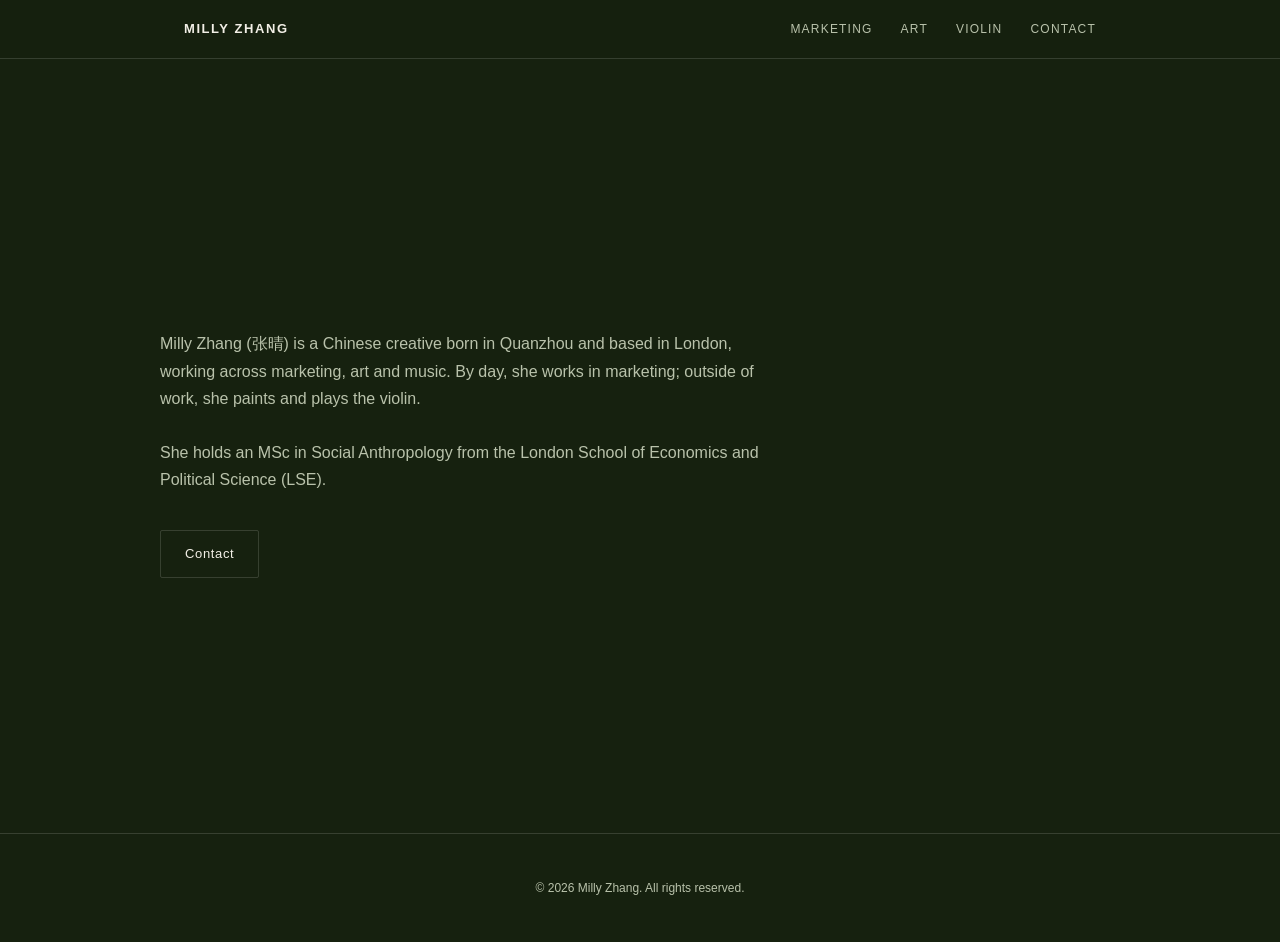
<file: index.html>
<!DOCTYPE html>
<html lang="zh">
<head>
<meta charset="UTF-8">
<meta name="viewport" content="width=device-width, initial-scale=1.0">
<title>Milly Zhang | 张晴</title>
<link rel="stylesheet" href="styles.css">
</head>
<body>

<header class="site-header">
  <div class="header-inner">
    <a href="index.html" class="logo">MILLY ZHANG</a>
    <button class="nav-toggle" id="navToggle" aria-label="打开菜单">
      <span></span><span></span><span></span>
    </button>
    <nav class="main-nav" id="mainNav">
      <a href="work.html">MARKETING</a>
      <a href="illustration.html">ART</a>
      <a href="violin.html">VIOLIN</a>
      <a href="contact.html">CONTACT</a>
    </nav>
  </div>
</header>

<main>

  <!-- HERO -->
  <section id="home" class="hero">
    <div class="hero-inner">
      <p class="hero-bio">
        Milly Zhang (张晴) is a Chinese creative born in Quanzhou and based in London, working across marketing, art and music. By day, she
        works in marketing; outside of work, she paints and plays the violin.<br><br>
        She holds an MSc in Social Anthropology from the London School of Economics and Political
        Science (LSE).
      </p>
      <div class="hero-links">
        <a href="contact.html" class="btn btn-outline">Contact</a>
      </div>
    </div>
  </section>

</main>

<footer class="site-footer">
  <p>&copy; 2026 Milly Zhang. All rights reserved.</p>
</footer>

<script src="script.js"></script>
</body>
</html>
</file>
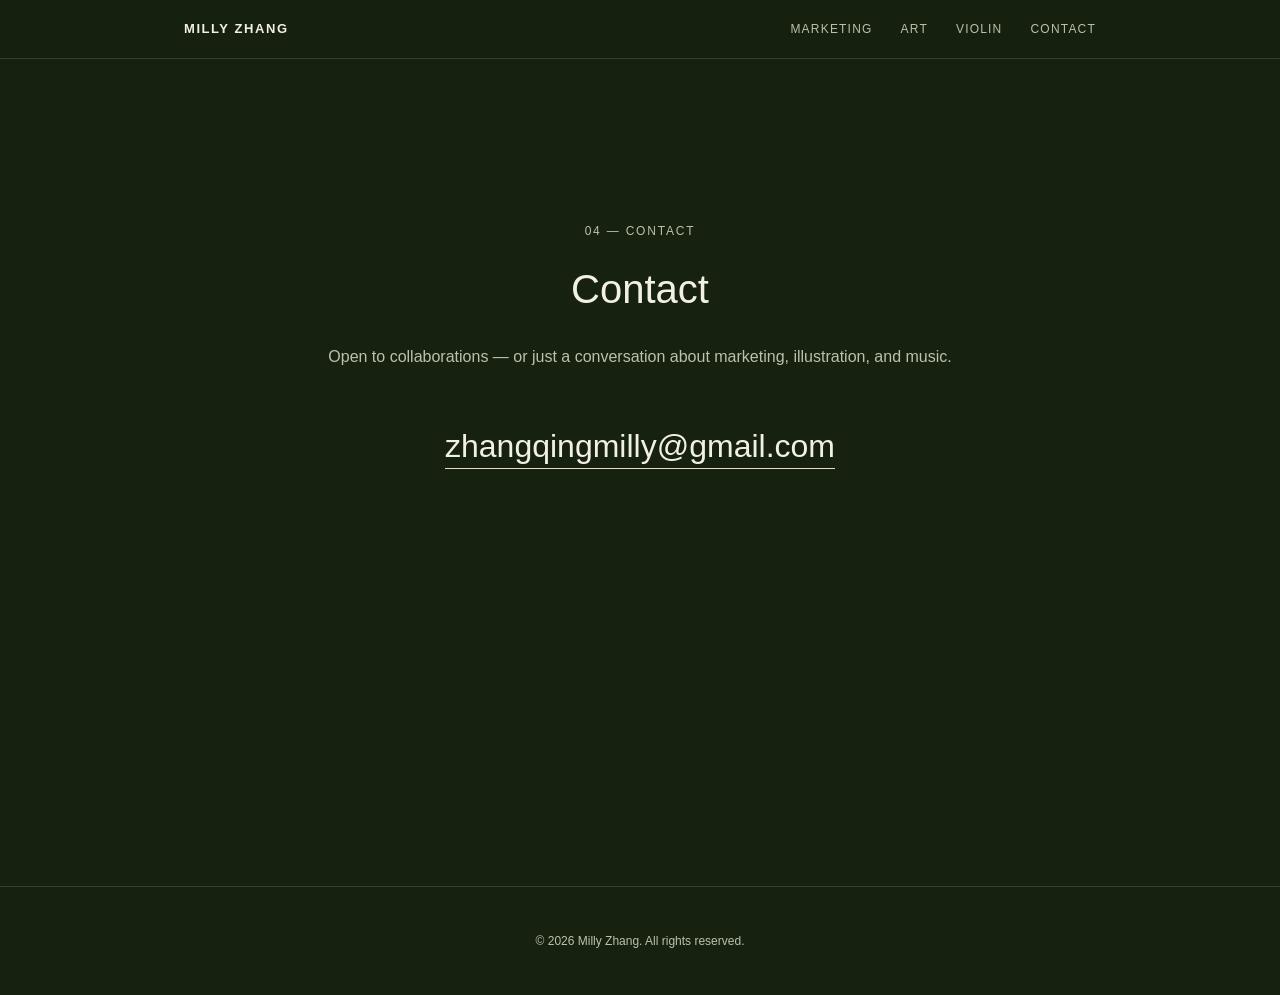
<file: contact.html>
<!DOCTYPE html>
<html lang="zh">
<head>
<meta charset="UTF-8">
<meta name="viewport" content="width=device-width, initial-scale=1.0">
<title>Contact | Milly Zhang</title>
<link rel="stylesheet" href="styles.css">
</head>
<body>

<header class="site-header">
  <div class="header-inner">
    <a href="index.html" class="logo">MILLY ZHANG</a>
    <button class="nav-toggle" id="navToggle" aria-label="打开菜单">
      <span></span><span></span><span></span>
    </button>
    <nav class="main-nav" id="mainNav">
      <a href="work.html">MARKETING</a>
      <a href="illustration.html">ART</a>
      <a href="violin.html">VIOLIN</a>
      <a href="contact.html">CONTACT</a>
    </nav>
  </div>
</header>

<main>

  <!-- CONTACT -->
  <section id="contact" class="section page-section section-contact">
    <div class="section-inner">
      <p class="section-label">04 — CONTACT</p>
      <h2>Contact</h2>
      <p class="section-intro">Open to collaborations — or just a conversation about marketing, illustration, and music.</p>
      <a class="email-link" href="mailto:zhangqingmilly@gmail.com">zhangqingmilly@gmail.com</a>
    </div>
  </section>

</main>

<footer class="site-footer">
  <p>&copy; 2026 Milly Zhang. All rights reserved.</p>
</footer>

<script src="script.js"></script>
</body>
</html>
</file>
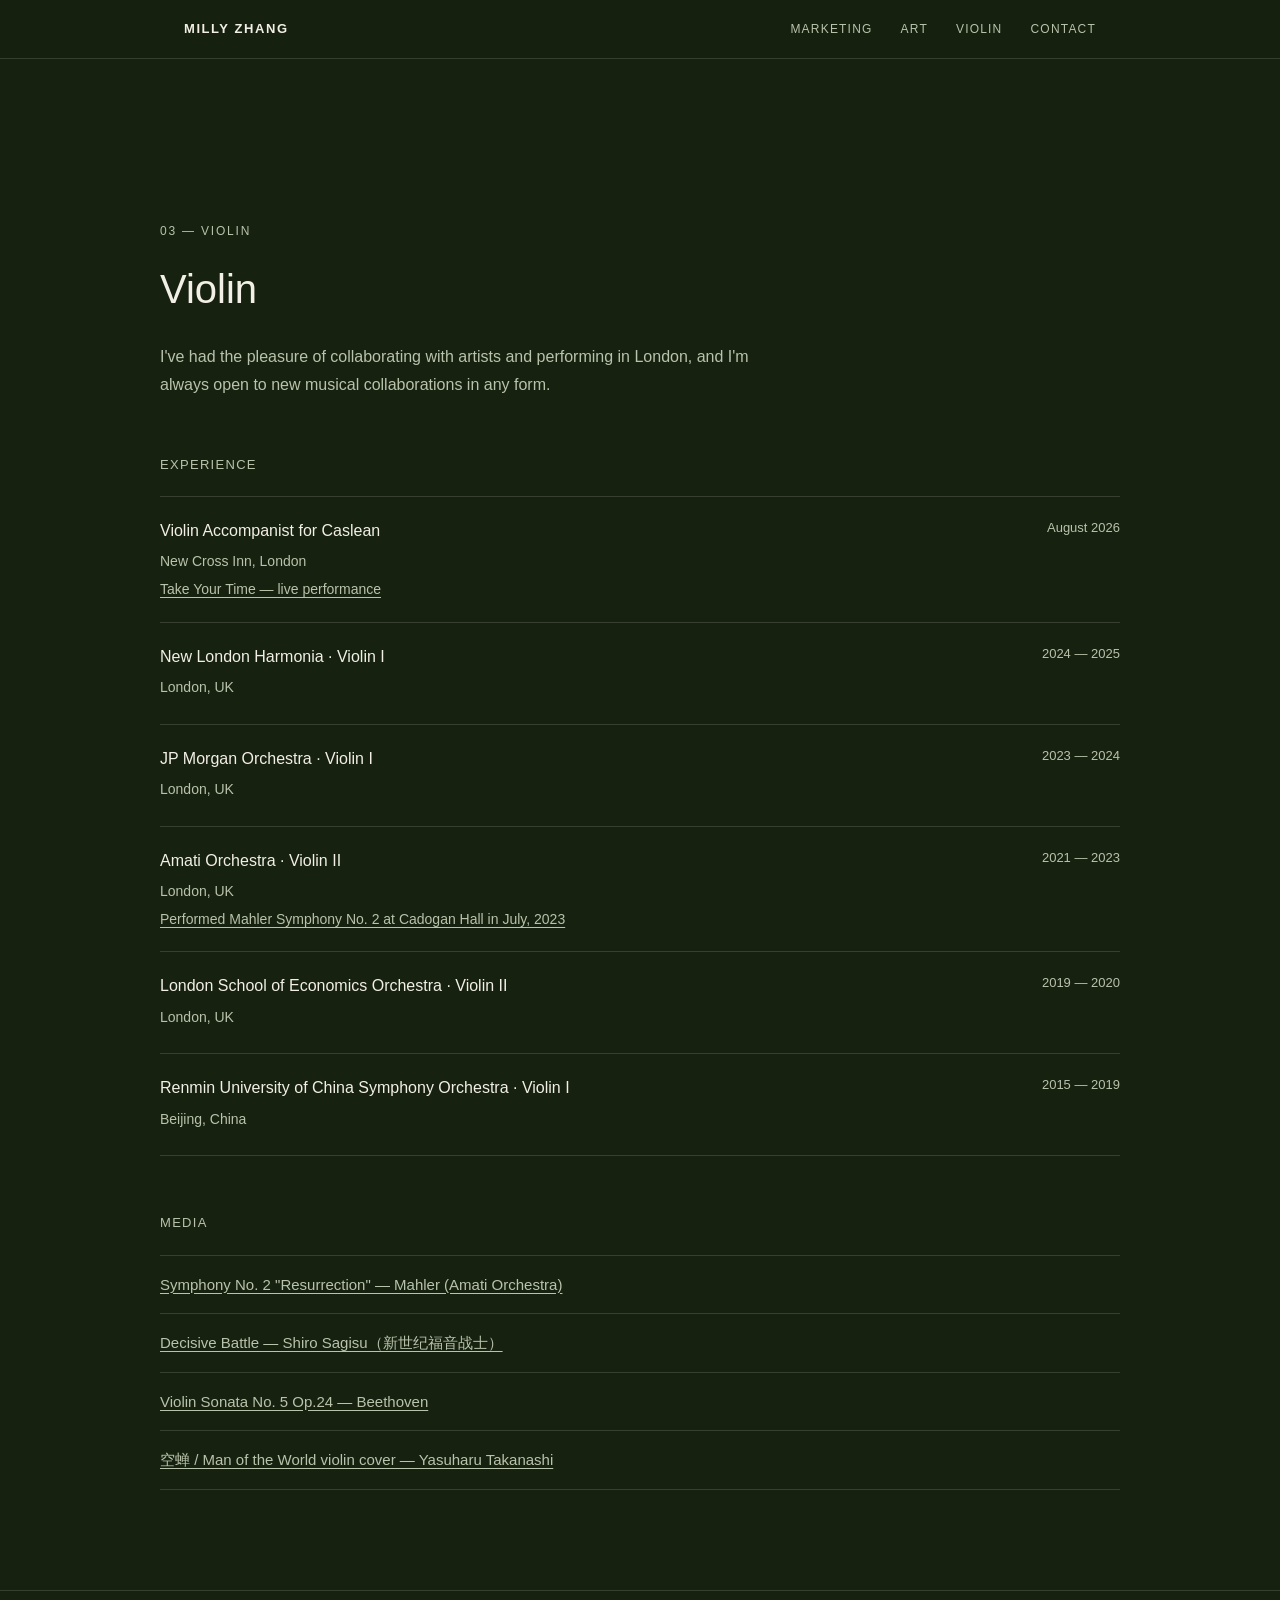
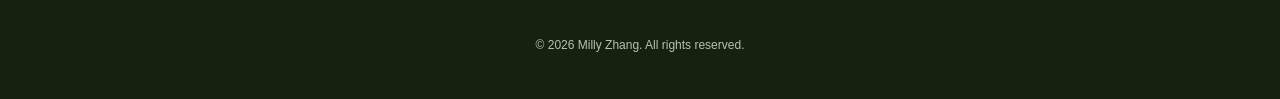
<file: violin.html>
<!DOCTYPE html>
<html lang="zh">
<head>
<meta charset="UTF-8">
<meta name="viewport" content="width=device-width, initial-scale=1.0">
<title>Violin | Milly Zhang</title>
<link rel="stylesheet" href="styles.css">
</head>
<body>

<header class="site-header">
  <div class="header-inner">
    <a href="index.html" class="logo">MILLY ZHANG</a>
    <button class="nav-toggle" id="navToggle" aria-label="打开菜单">
      <span></span><span></span><span></span>
    </button>
    <nav class="main-nav" id="mainNav">
      <a href="work.html">MARKETING</a>
      <a href="illustration.html">ART</a>
      <a href="violin.html">VIOLIN</a>
      <a href="contact.html">CONTACT</a>
    </nav>
  </div>
</header>

<main>

  <!-- VIOLIN -->
  <section id="violin" class="section page-section">
    <div class="section-inner">
      <p class="section-label">03 — VIOLIN</p>
      <h2>Violin</h2>
      <p class="section-intro">
        I've had the pleasure of collaborating with artists and performing in London, and I'm
        always open to new musical collaborations in any form.
      </p>

      <h3 class="sub-heading">Experience</h3>
      <div class="timeline">
        <div class="timeline-item">
          <div class="timeline-meta">
            <span class="timeline-role">Violin Accompanist for Caslean</span>
            <span class="timeline-date">August 2026</span>
          </div>
          <p class="timeline-org">New Cross Inn, London</p>
          <p class="timeline-desc"><a href="https://dice.fm/event/bb78yx-take-your-time-6th-aug-new-cross-inn-london-tickets" target="_blank" rel="noopener">Take Your Time — live performance</a></p>
        </div>
        <div class="timeline-item">
          <div class="timeline-meta">
            <span class="timeline-role">New London Harmonia · Violin I</span>
            <span class="timeline-date">2024 — 2025</span>
          </div>
          <p class="timeline-org">London, UK</p>
        </div>
        <div class="timeline-item">
          <div class="timeline-meta">
            <span class="timeline-role">JP Morgan Orchestra · Violin I</span>
            <span class="timeline-date">2023 — 2024</span>
          </div>
          <p class="timeline-org">London, UK</p>
        </div>
        <div class="timeline-item">
          <div class="timeline-meta">
            <span class="timeline-role">Amati Orchestra · Violin II</span>
            <span class="timeline-date">2021 — 2023</span>
          </div>
          <p class="timeline-org">London, UK</p>
          <p class="timeline-desc"><a href="https://cadoganhall.com/whats-on/amati-orchestra-mahler-resurrection-symphony/" target="_blank" rel="noopener">Performed Mahler Symphony No. 2 at Cadogan Hall in July, 2023</a></p>
        </div>
        <div class="timeline-item">
          <div class="timeline-meta">
            <span class="timeline-role">London School of Economics Orchestra · Violin II</span>
            <span class="timeline-date">2019 — 2020</span>
          </div>
          <p class="timeline-org">London, UK</p>
        </div>
        <div class="timeline-item">
          <div class="timeline-meta">
            <span class="timeline-role">Renmin University of China Symphony Orchestra · Violin I</span>
            <span class="timeline-date">2015 — 2019</span>
          </div>
          <p class="timeline-org">Beijing, China</p>
        </div>
      </div>

      <h3 class="sub-heading">Media</h3>
      <ul class="media-list">
        <li><a href="https://www.youtube.com/watch?v=QK6nxXOyjSI&t=36s" target="_blank" rel="noopener">Symphony No. 2 "Resurrection" — Mahler (Amati Orchestra)</a></li>
        <li><a href="https://www.youtube.com/watch?v=p_zVvmbrIE8" target="_blank" rel="noopener">Decisive Battle — Shiro Sagisu（新世纪福音战士）</a></li>
        <li><a href="https://www.youtube.com/watch?v=zR_3SyOHlNA" target="_blank" rel="noopener">Violin Sonata No. 5 Op.24 — Beethoven</a></li>
        <li><a href="https://www.youtube.com/watch?v=ANO6SF3SRaE" target="_blank" rel="noopener">空蝉 / Man of the World violin cover — Yasuharu Takanashi</a></li>
      </ul>
    </div>
  </section>

</main>

<footer class="site-footer">
  <p>&copy; 2026 Milly Zhang. All rights reserved.</p>
</footer>

<script src="script.js"></script>
</body>
</html>
</file>
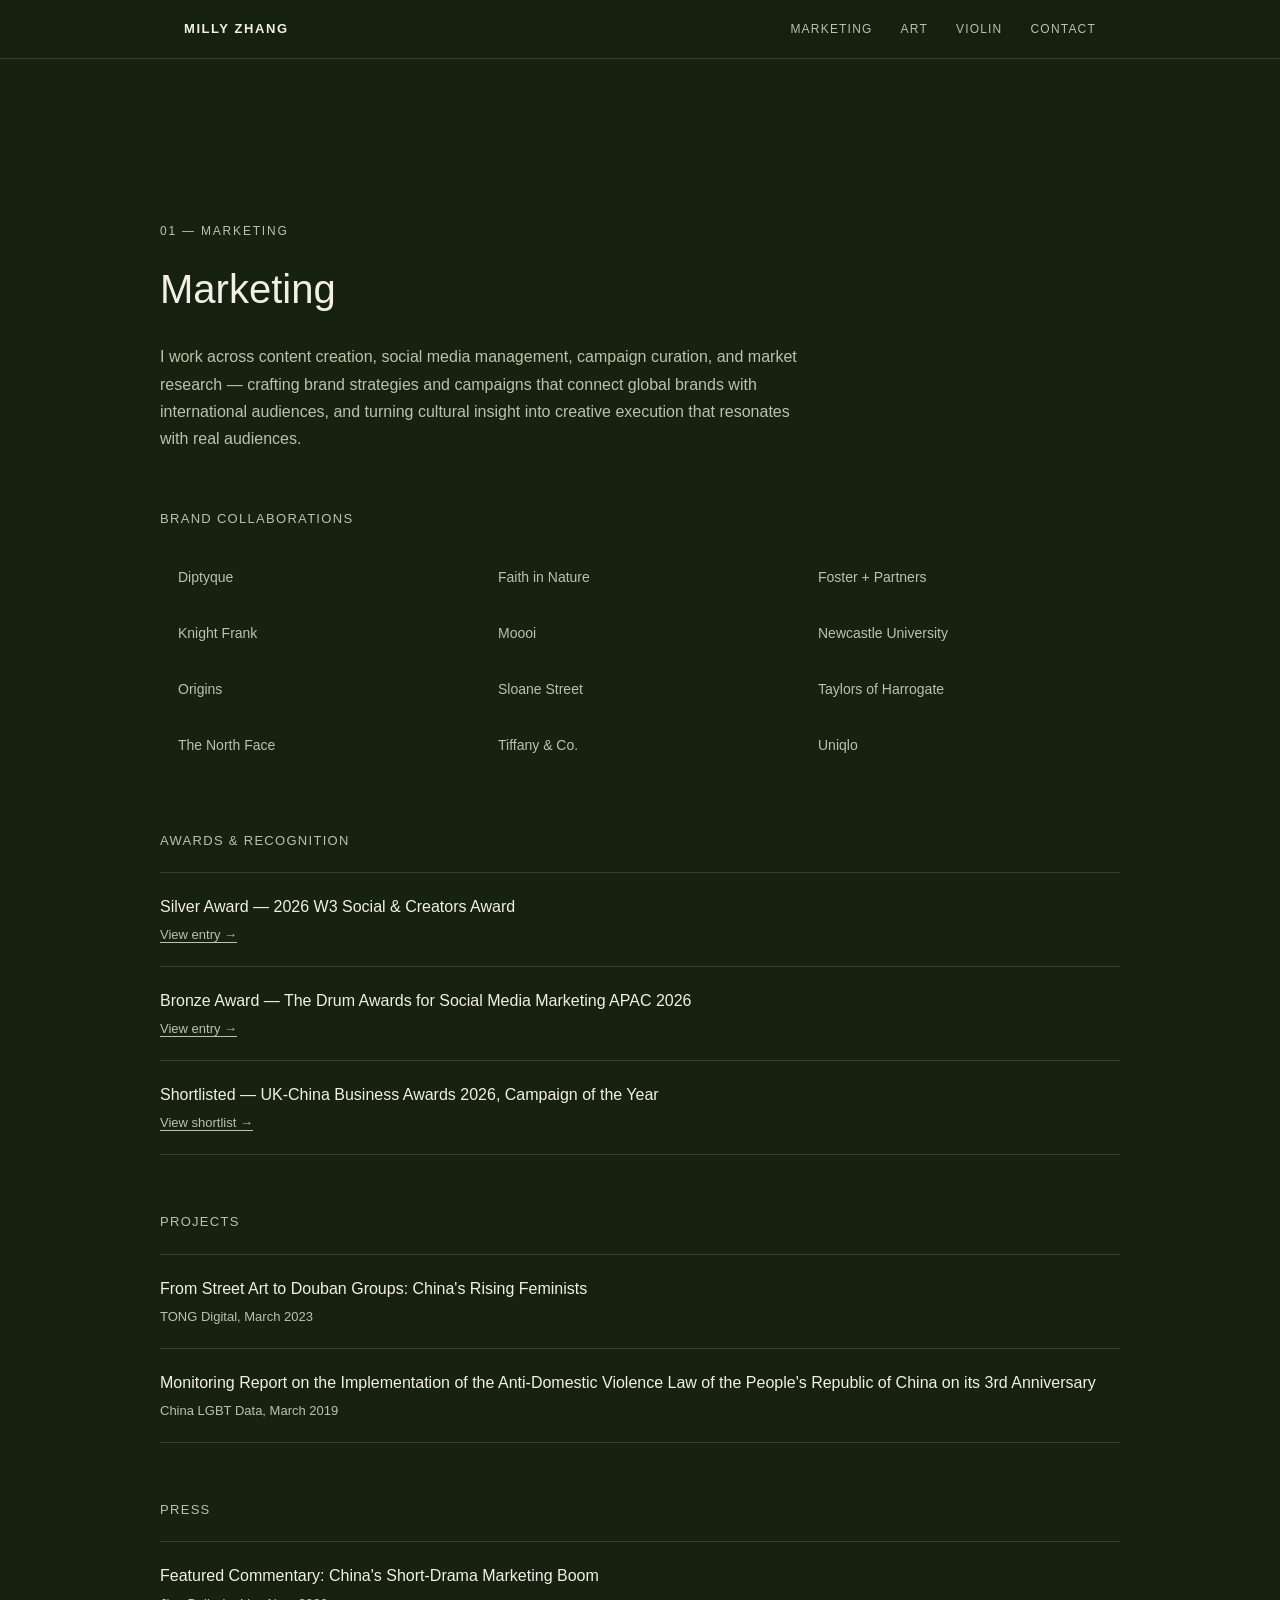
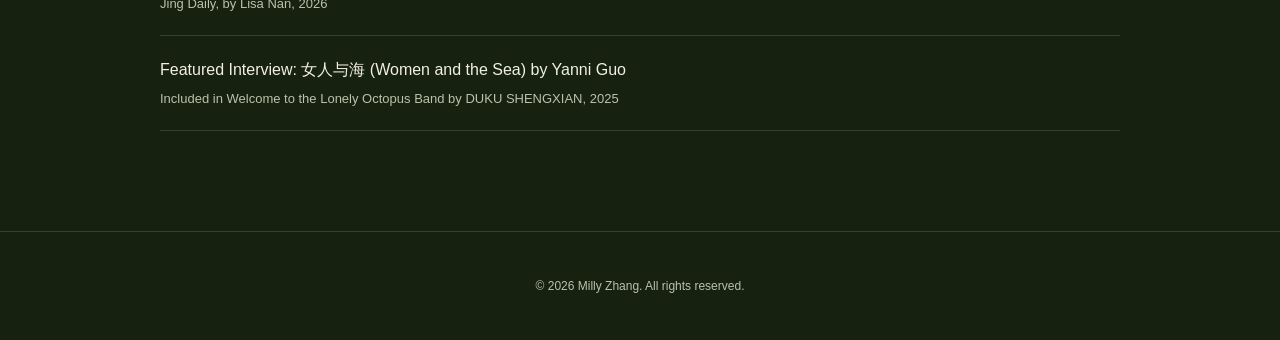
<file: work.html>
<!DOCTYPE html>
<html lang="zh">
<head>
<meta charset="UTF-8">
<meta name="viewport" content="width=device-width, initial-scale=1.0">
<title>Marketing | Milly Zhang</title>
<link rel="stylesheet" href="styles.css">
</head>
<body>

<header class="site-header">
  <div class="header-inner">
    <a href="index.html" class="logo">MILLY ZHANG</a>
    <button class="nav-toggle" id="navToggle" aria-label="打开菜单">
      <span></span><span></span><span></span>
    </button>
    <nav class="main-nav" id="mainNav">
      <a href="work.html">MARKETING</a>
      <a href="illustration.html">ART</a>
      <a href="violin.html">VIOLIN</a>
      <a href="contact.html">CONTACT</a>
    </nav>
  </div>
</header>

<main>

  <!-- WORK -->
  <section id="work" class="section page-section">
    <div class="section-inner">
      <p class="section-label">01 — MARKETING</p>
      <h2>Marketing</h2>
      <p class="section-intro">
        I work across content creation, social media management, campaign curation, and market research —
        crafting brand strategies and campaigns that connect global brands with international
        audiences, and turning cultural insight into creative execution that resonates with real audiences.
      </p>

      <h3 class="sub-heading">Brand Collaborations</h3>
      <ul class="brand-grid">
        <li>Diptyque</li>
        <li>Faith in Nature</li>
        <li>Foster + Partners</li>
        <li>Knight Frank</li>
        <li>Moooi</li>
        <li>Newcastle University</li>
        <li>Origins</li>
        <li>Sloane Street</li>
        <li>Taylors of Harrogate</li>
        <li>The North Face</li>
        <li>Tiffany &amp; Co.</li>
        <li>Uniqlo</li>
      </ul>

      <h3 class="sub-heading">Awards &amp; Recognition</h3>
      <div class="project-list">
        <div class="project-item">
          <span class="project-title">Silver Award — 2026 W3 Social &amp; Creators Award</span>
          <a class="project-meta project-link" href="https://www.w3award.com/winners/gallery/?event=1101&amp;award=99&amp;id=399006" target="_blank" rel="noopener">View entry →</a>
        </div>
        <div class="project-item">
          <span class="project-title">Bronze Award — The Drum Awards for Social Media Marketing APAC 2026</span>
          <a class="project-meta project-link" href="https://www.thedrummarketingawards.com/apac/en/page/results#/dma-apac/2026/social-media/steeped-in-both-launching-a-british-tea-brand-into-the-world-s-most-demanding-tea-market" target="_blank" rel="noopener">View entry →</a>
        </div>
        <div class="project-item">
          <span class="project-title">Shortlisted — UK-China Business Awards 2026, Campaign of the Year</span>
          <a class="project-meta project-link" href="https://ukchinabusinessawards2026.squarespace.com/shortlist" target="_blank" rel="noopener">View shortlist →</a>
        </div>
      </div>

      <h3 class="sub-heading">Projects</h3>
      <div class="project-list">
        <a class="project-item" href="https://www.tong.global/point-of-view/article/from-street-art-to-douban-groups-chinas-rising-feminists" target="_blank" rel="noopener">
          <span class="project-title">From Street Art to Douban Groups: China's Rising Feminists</span>
          <span class="project-meta">TONG Digital, March 2023</span>
        </a>
        <a class="project-item" href="https://cnlgbtdata.com/doc/122/" target="_blank" rel="noopener">
          <span class="project-title">Monitoring Report on the Implementation of the Anti-Domestic Violence Law of the People's Republic of China on its 3rd Anniversary</span>
          <span class="project-meta">China LGBT Data, March 2019</span>
        </a>
      </div>

      <h3 class="sub-heading">Press</h3>
      <div class="project-list">
        <a class="project-item" href="https://jingdaily.com/posts/how-china-short-dramas-are-changing-beauty-marketing-roi-part-two" target="_blank" rel="noopener">
          <span class="project-title">Featured Commentary: China's Short-Drama Marketing Boom</span>
          <span class="project-meta">Jing Daily, by Lisa Nan, 2026</span>
        </a>
        <div class="project-item">
          <span class="project-title">Featured Interview: 女人与海 (Women and the Sea) by Yanni Guo</span>
          <span class="project-meta">Included in Welcome to the Lonely Octopus Band by DUKU SHENGXIAN, 2025</span>
        </div>
      </div>
    </div>
  </section>

</main>

<footer class="site-footer">
  <p>&copy; 2026 Milly Zhang. All rights reserved.</p>
</footer>

<script src="script.js"></script>
</body>
</html>
</file>
<file: styles.css>
:root {
  --bg: #16210f;
  --bg-alt: #1c2b14;
  --text: #f2efe6;
  --text-dim: #b9c2ab;
  --accent: #e8ddc1;
  --border: rgba(242, 239, 230, 0.15);
  --max-width: 960px;
  --font-sans: -apple-system, BlinkMacSystemFont, "Segoe UI", "PingFang SC", "Microsoft YaHei", sans-serif;
}

* { box-sizing: border-box; }

html { scroll-behavior: smooth; }

body {
  margin: 0;
  background: var(--bg);
  color: var(--text);
  font-family: var(--font-sans);
  line-height: 1.7;
  -webkit-font-smoothing: antialiased;
}

a { color: inherit; text-decoration: none; }

h1, h2, h3 { font-weight: 500; margin: 0; }

/* Header */
.site-header {
  position: sticky;
  top: 0;
  z-index: 100;
  background: rgba(22, 33, 15, 0.9);
  backdrop-filter: blur(6px);
  border-bottom: 1px solid var(--border);
}

.header-inner {
  max-width: var(--max-width);
  margin: 0 auto;
  padding: 18px 24px;
  display: flex;
  align-items: center;
  justify-content: space-between;
}

.logo {
  font-size: 13px;
  letter-spacing: 0.12em;
  font-weight: 600;
}

.main-nav {
  display: flex;
  gap: 28px;
}

.main-nav a {
  font-size: 12px;
  letter-spacing: 0.1em;
  color: var(--text-dim);
  transition: color 0.2s ease;
}

.main-nav a:hover { color: var(--text); }

.nav-toggle {
  display: none;
  flex-direction: column;
  gap: 5px;
  background: none;
  border: none;
  cursor: pointer;
  padding: 4px;
}

.nav-toggle span {
  width: 22px;
  height: 2px;
  background: var(--text);
  display: block;
}

/* Hero */
.hero {
  min-height: 86vh;
  display: flex;
  align-items: center;
  padding: 24px;
}

.hero-inner {
  max-width: var(--max-width);
  margin: 0 auto;
  width: 100%;
}

.eyebrow {
  font-size: 12px;
  letter-spacing: 0.18em;
  color: var(--text-dim);
  margin-bottom: 18px;
}

.hero-bio {
  max-width: 620px;
  color: var(--text-dim);
  font-size: 16px;
  margin-bottom: 36px;
}

.hero-links { display: flex; gap: 14px; }

.btn {
  display: inline-block;
  padding: 12px 24px;
  border: 1px solid var(--accent);
  border-radius: 2px;
  font-size: 13px;
  letter-spacing: 0.05em;
  background: var(--accent);
  color: var(--bg);
  transition: opacity 0.2s ease;
}

.btn:hover { opacity: 0.85; }

.btn-outline {
  background: transparent;
  color: var(--text);
  border-color: var(--border);
}

.btn-outline:hover { border-color: var(--accent); }

/* Sections */
.section {
  padding: 100px 24px;
  border-top: 1px solid var(--border);
}

.section-alt { background: var(--bg-alt); }

.page-section {
  border-top: none;
  padding-top: 150px;
  min-height: calc(100vh - 73px);
}

.section-inner {
  max-width: var(--max-width);
  margin: 0 auto;
}

.section-label {
  font-size: 12px;
  letter-spacing: 0.15em;
  color: var(--text-dim);
  margin-bottom: 14px;
}

.section h2 {
  font-size: clamp(28px, 5vw, 40px);
  margin-bottom: 20px;
}

.section-intro {
  color: var(--text-dim);
  max-width: 640px;
  font-size: 16px;
  margin-bottom: 48px;
}

.social-links {
  display: flex;
  flex-wrap: wrap;
  gap: 24px;
  margin-top: -32px;
  margin-bottom: 48px;
}

.social-links a {
  font-size: 14px;
  color: var(--text-dim);
  text-decoration: none;
}

.social-links a:hover { color: var(--text); }

.social-links a .social-handle {
  text-decoration: underline;
  text-underline-offset: 3px;
}

.sub-heading {
  font-size: 13px;
  letter-spacing: 0.1em;
  color: var(--text-dim);
  text-transform: uppercase;
  margin: 48px 0 20px;
  padding-top: 8px;
}

/* Timeline */
.timeline-item {
  padding: 20px 0;
  border-top: 1px solid var(--border);
}

.timeline-item:last-child { border-bottom: 1px solid var(--border); }

.timeline-meta {
  display: flex;
  flex-wrap: wrap;
  justify-content: space-between;
  gap: 8px;
  margin-bottom: 6px;
}

.timeline-role { font-size: 16px; font-weight: 500; }

.timeline-date {
  font-size: 13px;
  color: var(--text-dim);
  white-space: nowrap;
}

.timeline-org {
  font-size: 14px;
  color: var(--text-dim);
  margin: 0 0 4px;
}

.timeline-desc {
  font-size: 14px;
  color: var(--text-dim);
  margin: 0;
}

.timeline-desc a {
  text-decoration: underline;
  text-underline-offset: 3px;
}

.timeline-desc a:hover { color: var(--text); }

/* Brand grid */
.brand-grid {
  list-style: none;
  margin: 0;
  padding: 0;
  display: grid;
  grid-template-columns: repeat(3, 1fr);
  gap: 0;
}

.brand-grid li {
  padding: 16px 18px;
  font-size: 14px;
  color: var(--text-dim);
}

/* Project list */
.project-list {
  display: flex;
  flex-direction: column;
}

.project-item {
  display: flex;
  flex-direction: column;
  gap: 4px;
  padding: 20px 0;
  border-top: 1px solid var(--border);
}

.project-list a.project-item:hover .project-title {
  text-decoration: underline;
}

.project-item:last-child { border-bottom: 1px solid var(--border); }

.project-title { font-size: 16px; }

.project-meta { font-size: 13px; color: var(--text-dim); }

.project-link {
  display: inline-block;
  text-decoration: underline;
  text-underline-offset: 3px;
  width: fit-content;
}

.project-link:hover { color: var(--text); }

/* Artworks */
.exhibition { max-width: 640px; margin-bottom: 140px; }
.exhibition .sub-heading { margin-top: 0; }
.section-inner.wide { max-width: 1400px; }
.art-head { max-width: 960px; margin: 0 auto; }

.artworks {
  display: grid;
  grid-template-columns: repeat(3, 1fr);
  gap: 0 48px;
  align-items: start;
  margin-top: 40px;
}

.art-col:nth-child(2) { padding-top: 170px; }
.art-col:nth-child(3) { padding-top: 60px; }

.artwork {
  --cm: clamp(4px, min(1.25vh, 0.7vw), 14px);
  --w: calc(var(--wcm) * var(--cm));
  --fw: min(100%, max(var(--w), 180px));
  width: var(--fw);
  margin: var(--gap) 0 0 calc((100% - var(--fw)) * var(--k));
}

.art-col .artwork:first-child { margin-top: 0; }

.js .artwork {
  opacity: 0;
  transform: translateY(28px);
  transition: opacity 1.4s ease, transform 1.4s ease;
}

.js .artwork.is-visible {
  opacity: 1;
  transform: none;
}

@media (prefers-reduced-motion: reduce) {
  .js .artwork { opacity: 1; transform: none; transition: none; }
}

.artwork img {
  display: block;
  width: min(100%, var(--w));
  height: auto;
  aspect-ratio: var(--ar);
  cursor: zoom-in;
  -webkit-user-select: none;
  user-select: none;
  -webkit-user-drag: none;
}

.artwork figcaption {
  display: flex;
  flex-direction: column;
  gap: 0;
  margin-top: 8px;
  font-size: 11px;
  line-height: 1.35;
}

.art-title {
  font-size: 12px;
  color: var(--text);
  margin-bottom: 2px;
}

.art-meta { color: var(--text-dim); }

/* Lightbox */
.lightbox {
  display: none;
  position: fixed;
  inset: 0;
  z-index: 1000;
  background: rgba(10, 15, 8, 0.94);
  align-items: center;
  justify-content: center;
  padding: 40px 24px;
}

.lightbox.open {
  display: flex;
}

.lightbox-img {
  max-width: 100%;
  max-height: 100%;
  object-fit: contain;
  border-radius: 2px;
  -webkit-user-select: none;
  user-select: none;
  -webkit-user-drag: none;
}

.lightbox-close {
  position: absolute;
  top: 20px;
  right: 24px;
  background: none;
  border: none;
  color: var(--text);
  font-size: 36px;
  line-height: 1;
  cursor: pointer;
  padding: 8px;
}

/* Media list */
.media-list {
  list-style: none;
  margin: 0;
  padding: 0;
}

.media-list li {
  padding: 16px 0;
  border-top: 1px solid var(--border);
  font-size: 15px;
  color: var(--text-dim);
}

.media-list li:last-child { border-bottom: 1px solid var(--border); }

.media-list a {
  text-decoration: underline;
  text-underline-offset: 3px;
}

.media-list a:hover { color: var(--text); }

/* Contact */
.section-contact { text-align: center; }

.section-contact .section-intro { margin-left: auto; margin-right: auto; }

.email-link {
  font-size: clamp(22px, 4vw, 32px);
  border-bottom: 1px solid var(--accent);
  padding-bottom: 4px;
}

/* Footer */
.site-footer {
  text-align: center;
  padding: 32px 24px;
  font-size: 12px;
  color: var(--text-dim);
  border-top: 1px solid var(--border);
}

/* Responsive */
@media (max-width: 720px) {
  .main-nav {
    position: absolute;
    top: 100%;
    left: 0;
    right: 0;
    background: var(--bg);
    flex-direction: column;
    padding: 12px 24px 24px;
    gap: 16px;
    border-bottom: 1px solid var(--border);
    display: none;
  }

  .main-nav.open { display: flex; }

  .nav-toggle { display: flex; }

  .brand-grid { grid-template-columns: repeat(2, 1fr); }

}

@media (max-width: 420px) {
  .brand-grid { grid-template-columns: 1fr; }
}

@media (max-width: 720px) {
  .artworks { display: flex; flex-direction: column; margin-top: 24px; }
  .art-col { display: contents; }
  .art-col:nth-child(n) { padding-top: 0; }
  .artwork { order: var(--i); --cm: clamp(4px, 1.1vh, 14px); margin-top: calc(var(--gap) * 0.6) !important; }
  .art-col:nth-child(2) .artwork:first-child { margin-top: 0 !important; }
}
</file>
